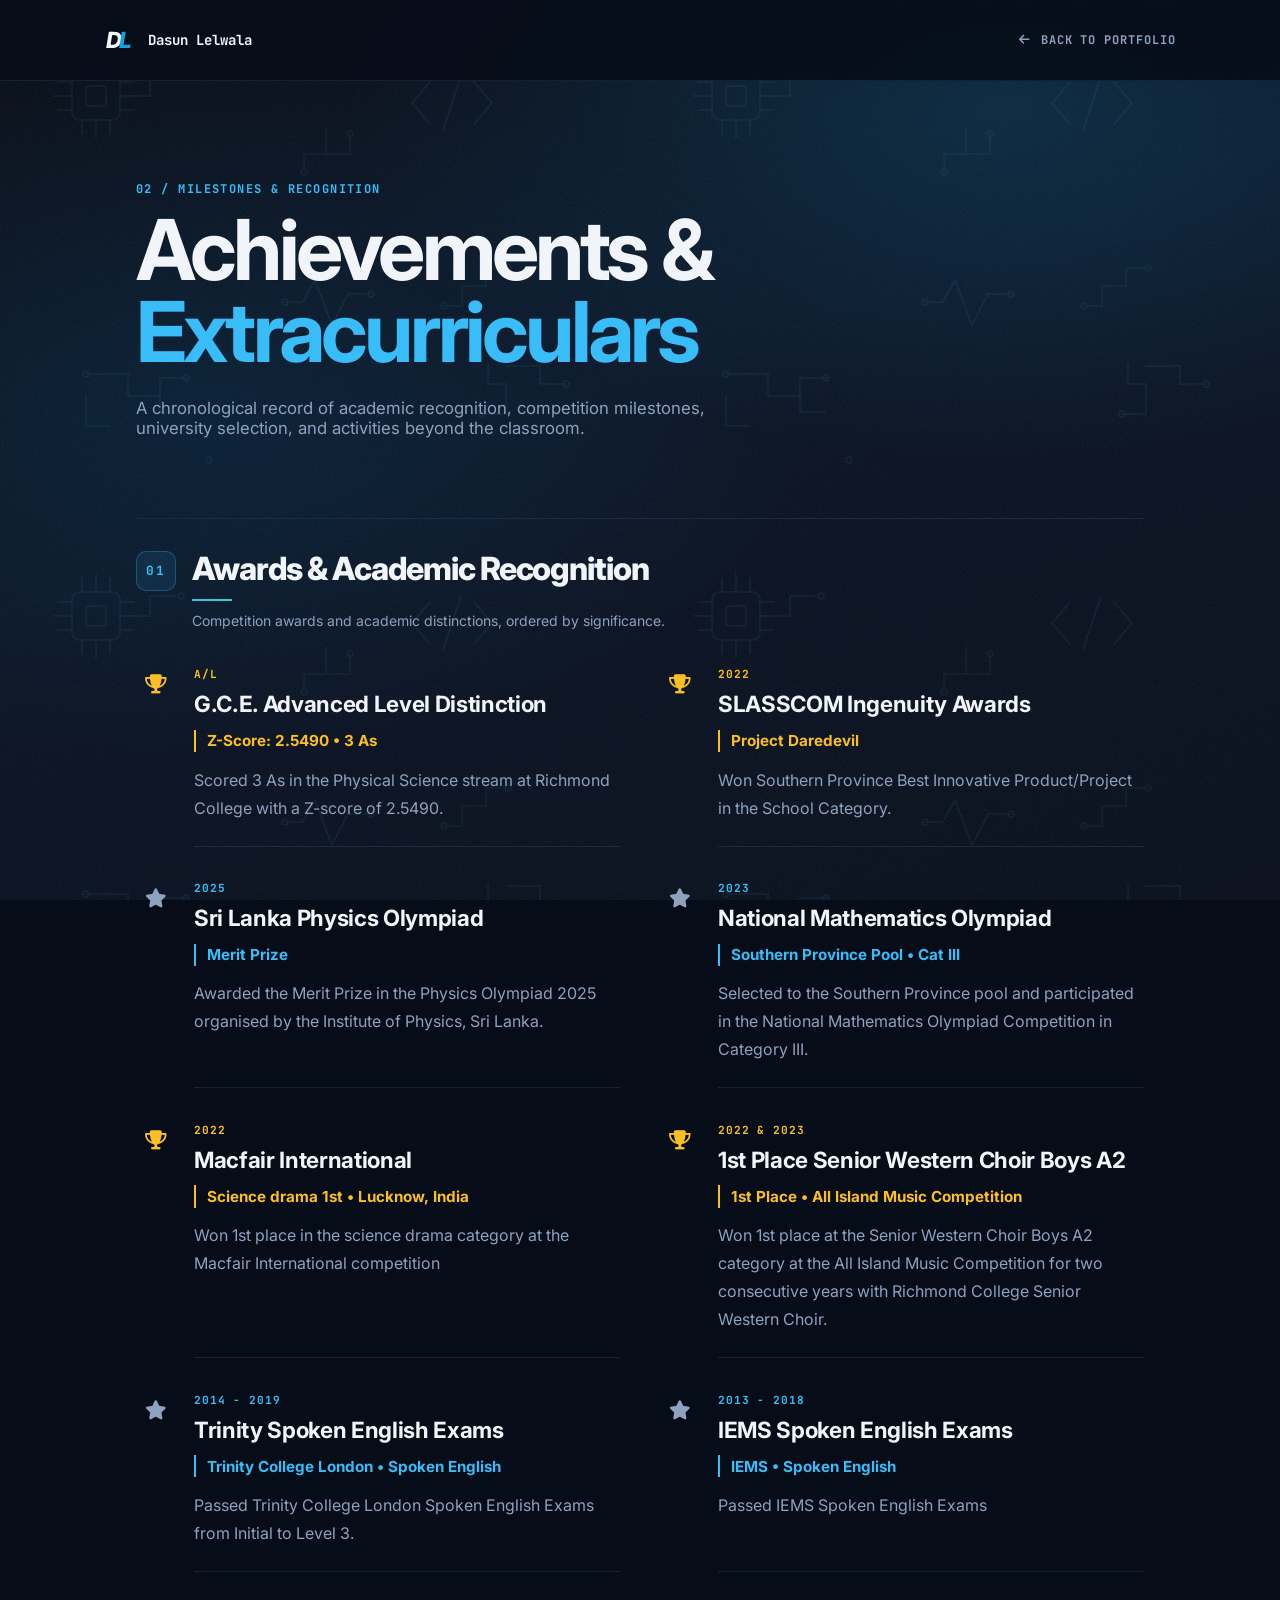
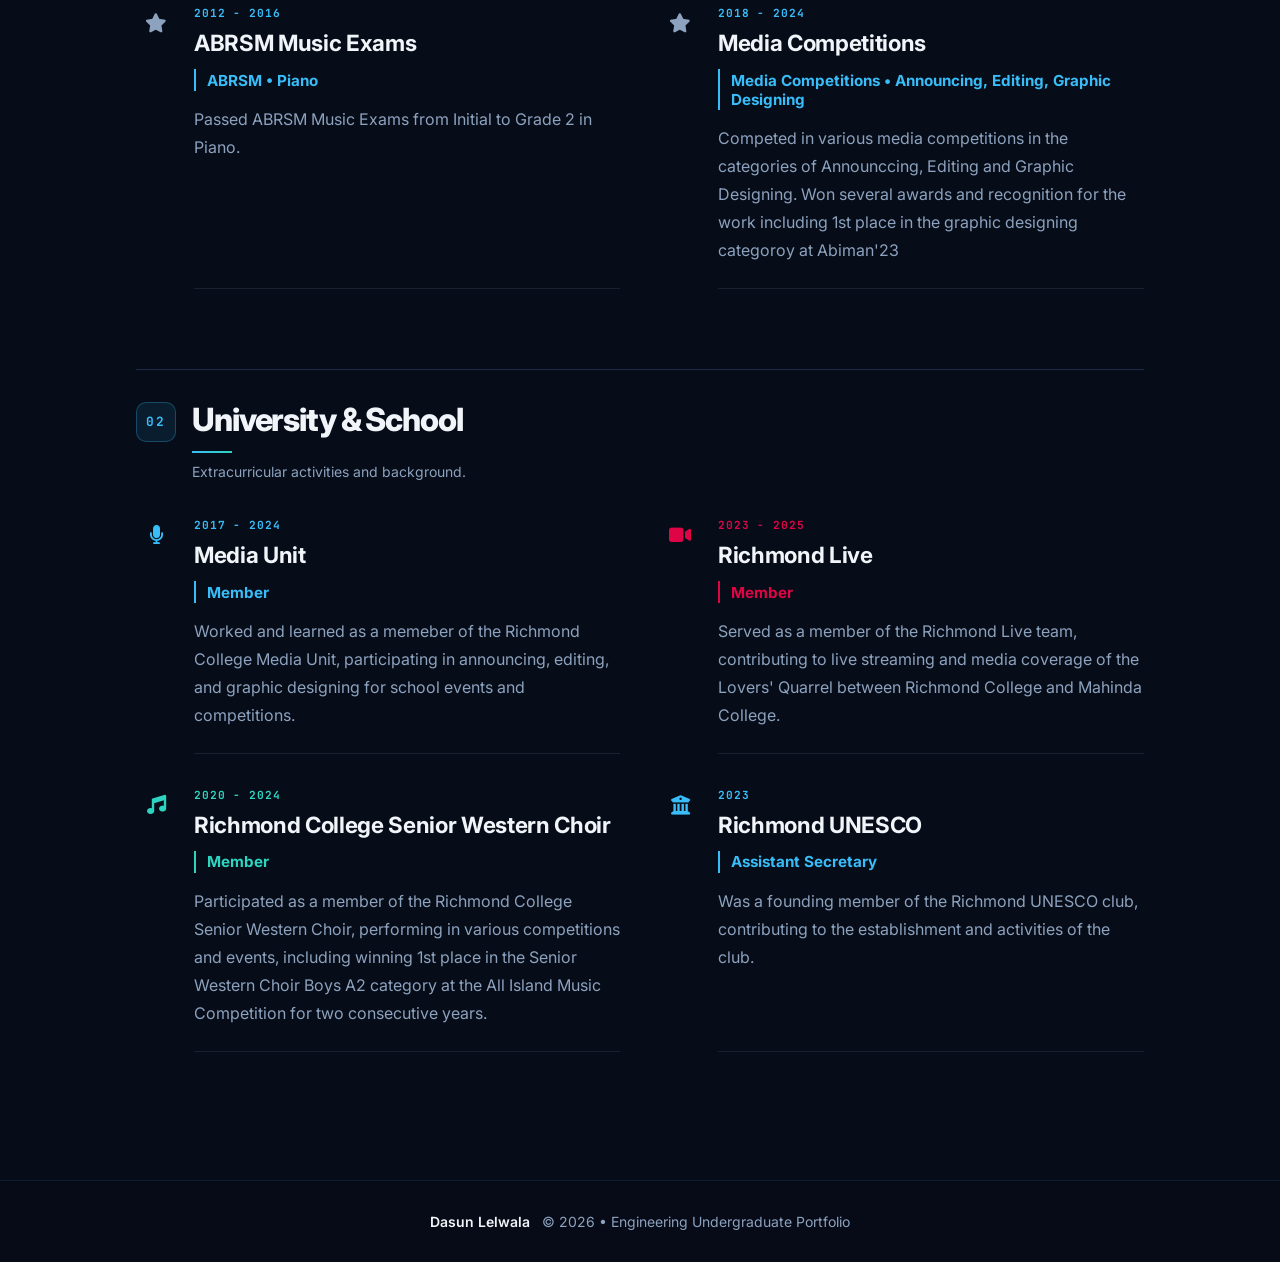
<file: 2nd.html>
<!DOCTYPE html>
<html lang="en">
<head>
    <meta charset="UTF-8">
    <meta name="viewport" content="width=device-width, initial-scale=1.0">
    <title>Achievements &amp; Extracurriculars | Dasun Lelwala</title>
    <link rel="stylesheet" href="https://cdnjs.cloudflare.com/ajax/libs/font-awesome/6.4.0/css/all.min.css">
    <link href="https://fonts.googleapis.com/css2?family=Inter:wght@300;400;500;600;700;800;900&family=JetBrains+Mono:wght@400;500;700&display=swap" rel="stylesheet">
    <link rel="stylesheet" href="style2.css">
</head>
<body>
    <div id="scroll-progress" aria-hidden="true"></div>

    <header class="subpage-header">
        <div class="subpage-header-inner">
            <a href="index.html" class="brand-link" aria-label="Dasun Lelwala Portfolio Home">
                <svg class="brand-mark" viewBox="0 0 36 36" fill="none" aria-hidden="true">
                    <text x="2" y="27" font-family="Inter, Arial, sans-serif" font-size="25" font-style="italic" font-weight="800" letter-spacing="-3" fill="currentColor">D<tspan fill="#0ea5e9">L</tspan></text>
                </svg>
                <span class="brand-name">Dasun Lelwala</span>
            </a>
            <a href="index.html#achievements" class="back-link">
                <i class="fas fa-arrow-left" aria-hidden="true"></i>
                Back to Portfolio
            </a>
        </div>
    </header>

    <main class="subpage-main">
        <section class="record-hero reveal" aria-labelledby="record-title">
            <span class="record-eyebrow">02 / Milestones &amp; Recognition</span>
            <h1 id="record-title">Achievements &amp;<br><span>Extracurriculars</span></h1>
            <p>A chronological record of academic recognition, competition milestones, university selection, and activities beyond the classroom.</p>
        </section>

        <div id="record-list" class="record-list"></div>
    </main>

    <footer class="subpage-footer">
        <div>
            <p class="footer-author">Dasun Lelwala</p>
            <p>© <span id="year"></span> • Engineering Undergraduate Portfolio</p>
        </div>
    </footer>

    <script src="script2.js"></script>
    <script src="script.js"></script>
</body>
</html>
</file>
<file: style2.css>
:root {
    --bg-primary: #060c18;
    --bg-card: #0b1426;
    --bg-tinted: #101d35;
    --border-hairline: #1a2a47;
    --ink-primary: #f1f5f9;
    --ink-muted: #8da2be;
    --cerulean-600: #38bdf8;
    --cerulean-700: #0ea5e9;
    --teal-700: #2dd4bf;
    --ochre-700: #fbbf24;
    --maroon-700: #de0445;
    --font-sans: "Inter", -apple-system, BlinkMacSystemFont, sans-serif;
    --font-mono: "JetBrains Mono", monospace;
}

*,
*::before,
*::after {
    box-sizing: border-box;
    margin: 0;
    padding: 0;
}

html {
    scroll-behavior: smooth;
}

body {
    min-height: 100vh;
    font-family: var(--font-sans);
    color: var(--ink-primary);
    background-color: var(--bg-primary);
    background-image:
        url("data:image/svg+xml,%3Csvg xmlns='http://www.w3.org/2000/svg' width='180' height='180'%3E%3Cfilter id='noise'%3E%3CfeTurbulence type='fractalNoise' baseFrequency='.8' numOctaves='2' stitchTiles='stitch'/%3E%3CfeColorMatrix type='saturate' values='0'/%3E%3C/filter%3E%3Crect width='100%25' height='100%25' filter='url(%23noise)' opacity='.08'/%3E%3C/svg%3E"),
        url("background-tech-pattern.svg"),
        radial-gradient(ellipse 85% 65% at 78% 12%, rgba(14, 165, 233, 0.16), transparent 60%),
        radial-gradient(ellipse 75% 60% at 15% 45%, rgba(2, 132, 199, 0.12), transparent 65%),
        linear-gradient(160deg, #050a14 0%, #071122 45%, #060d1a 100%);
    background-attachment: fixed;
    -webkit-font-smoothing: antialiased;
}

a {
    color: inherit;
    text-decoration: none;
}

#scroll-progress {
    position: fixed;
    top: 0;
    left: 0;
    z-index: 100;
    width: 0;
    height: 2px;
    background: linear-gradient(90deg, var(--cerulean-700), var(--teal-700));
}

.subpage-header {
    position: relative;
    z-index: 20;
    border-bottom: 1px solid rgba(26, 42, 71, 0.7);
    background: rgba(6, 12, 24, 0.88);
    backdrop-filter: blur(12px);
}

.subpage-header-inner {
    max-width: 72rem;
    height: 5rem;
    margin: 0 auto;
    padding: 0 1.5rem;
    display: flex;
    align-items: center;
    justify-content: space-between;
}

.brand-link,
.back-link {
    display: inline-flex;
    align-items: center;
}

.brand-link {
    gap: 0.75rem;
}

.brand-mark {
    width: 2rem;
    height: 2rem;
    color: var(--ink-primary);
}

.brand-name {
    font-family: var(--font-mono);
    font-size: 0.875rem;
    font-weight: 700;
}

.back-link {
    gap: 0.625rem;
    color: var(--ink-muted);
    font-family: var(--font-mono);
    font-size: 0.75rem;
    font-weight: 700;
    letter-spacing: 0.08em;
    text-transform: uppercase;
    transition: color 0.2s ease;
}

.back-link:hover {
    color: var(--cerulean-600);
}

.subpage-main {
    max-width: 68rem;
    margin: 0 auto;
    padding: 6rem 1.5rem 8rem;
}

.record-hero {
    max-width: 48rem;
    margin-bottom: 5rem;
}

.record-eyebrow,
.category-number,
.entry-year {
    color: var(--cerulean-600);
    font-family: var(--font-mono);
    font-size: 0.75rem;
    font-weight: 700;
    letter-spacing: 0.12em;
    text-transform: uppercase;
}

.record-hero h1 {
    margin-top: 0.75rem;
    font-size: clamp(2.75rem, 8vw, 5.25rem);
    line-height: 0.98;
    letter-spacing: -0.045em;
}

.record-hero h1 span {
    color: var(--cerulean-600);
}

.record-hero p {
    max-width: 40rem;
    margin-top: 1.5rem;
    color: var(--ink-muted);
    font-size: 1.05rem;
}

.record-list {
    display: flex;
    flex-direction: column;
    gap: 5rem;
}

.record-category {
    border-top: 1px solid var(--border-hairline);
    padding-top: 2rem;
}

.category-heading {
    display: grid;
    grid-template-columns: 3.5rem 1fr;
    align-items: start;
    margin-bottom: 2.25rem;
}

.category-heading h2 {
    color: var(--ink-primary);
    font-size: clamp(1.6rem, 3vw, 2rem);
    font-weight: 800;
    line-height: 1.15;
    letter-spacing: -0.035em;
}

.category-heading h2::after {
    display: block;
    width: 2.5rem;
    height: 2px;
    margin-top: 0.75rem;
    background: linear-gradient(90deg, var(--cerulean-600), var(--teal-700));
    content: "";
}

.category-heading p {
    margin-top: 0.65rem;
    color: var(--ink-muted);
    font-size: 0.875rem;
}

.category-number {
    width: 2.5rem;
    height: 2.5rem;
    display: grid;
    place-items: center;
    border: 1px solid rgba(56, 189, 248, 0.28);
    border-radius: 0.625rem;
    background: rgba(56, 189, 248, 0.1);
    color: var(--cerulean-600);
    font-size: 0.8rem;
}

.record-grid {
    display: grid;
    grid-template-columns: minmax(0, 1fr);
    gap: 2rem;
}

.record-entry {
    position: relative;
    display: grid;
    grid-template-columns: 2.5rem minmax(0, 1fr);
    column-gap: 1.125rem;
    align-items: stretch;
}

.theme-ochre {
    --entry-accent: var(--ochre-700);
}

.theme-neutral {
    --entry-accent: var(--cerulean-600);
}

.theme-cerulean {
    --entry-accent: var(--cerulean-600);
}

.theme-teal {
    --entry-accent: var(--teal-700);
}

.theme-maroon {
    --entry-accent: var(--maroon-700);
}

.entry-icon {
    width: 2.5rem;
    height: 2.5rem;
    display: grid;
    place-items: center;
    font-size: 1.2rem;
}

.icon-ochre {
    color: var(--ochre-700);
}

.icon-neutral {
    color: var(--ink-muted);
}

.icon-cerulean {
    color: var(--cerulean-600);
}

.icon-teal {
    color: var(--teal-700);
}

.icon-maroon {
    color: var(--maroon-700);
}

.entry-content {
    padding: 0.15rem 0 1.5rem;
    border-bottom: 1px solid rgba(141, 162, 190, 0.14);
}

.entry-year {
    display: block;
    margin-bottom: 0.5rem;
    color: var(--entry-accent, var(--cerulean-600));
    font-family: var(--font-mono);
    font-size: 0.7rem;
    font-weight: 700;
    letter-spacing: 0.08em;
    text-transform: uppercase;
}

.entry-period {
    display: block;
    margin-bottom: 0.5rem;
    color: var(--ink-muted);
    font-family: var(--font-mono);
    font-size: 0.7rem;
}

.entry-content h3 {
    font-size: 1.4rem;
    font-weight: 700;
    line-height: 1.35;
    letter-spacing: -0.015em;
}

.entry-content p {
    max-width: 42rem;
    margin-top: 0.85rem;
    color: var(--ink-muted);
    line-height: 1.75;
}

@media (min-width: 760px) {
    .record-grid {
        grid-template-columns: repeat(2, minmax(0, 1fr));
        column-gap: 2.5rem;
        row-gap: 2rem;
    }
}

.entry-meta {
    display: block;
    width: fit-content;
    margin-top: 0.65rem;
    padding: 0.1rem 0 0.1rem 0.7rem;
    border-left: 2px solid var(--entry-accent, var(--cerulean-600));
    color: var(--entry-accent, var(--cerulean-600));
    font-size: 0.95rem;
    font-weight: 700;
}

.subpage-footer {
    border-top: 1px solid rgba(26, 42, 71, 0.6);
    background: rgba(6, 12, 24, 0.9);
    padding: 2rem 1.5rem;
    text-align: center;
    color: var(--ink-muted);
    font-size: 0.875rem;
}

.subpage-footer div {
    display: flex;
    flex-wrap: wrap;
    justify-content: center;
    gap: 0.75rem;
}

.footer-author {
    color: var(--ink-primary);
    font-weight: 600;
}

.reveal {
    opacity: 1;
    transform: translateY(0);
    transition: opacity 0.75s cubic-bezier(0.22, 1, 0.36, 1),
        transform 0.75s cubic-bezier(0.22, 1, 0.36, 1);
}

.reveal.will-animate {
    opacity: 0;
    transform: translateY(28px);
}

.reveal.will-animate.active {
    opacity: 1;
    transform: translateY(0);
}

.reveal.will-animate .stagger-item {
    opacity: 0;
    transform: translateY(16px);
    transition: opacity 0.55s ease, transform 0.55s ease;
}

.reveal.will-animate.active .stagger-item {
    opacity: 1;
    transform: translateY(0);
}

.reveal.will-animate.active .stagger-item:nth-child(2) {
    transition-delay: 0.08s;
}

@media (min-width: 640px) {
    .subpage-header-inner,
    .subpage-main {
        padding-left: 2.5rem;
        padding-right: 2.5rem;
    }

}

@media (max-width: 639px) {
    .brand-name {
        display: none;
    }

    .back-link {
        font-size: 0.65rem;
    }

    .subpage-main {
        padding-top: 4rem;
        padding-bottom: 5rem;
    }

    .record-hero {
        margin-bottom: 3.5rem;
    }

    .record-hero h1 {
        font-size: 2.75rem;
    }

    .record-list {
        gap: 3.5rem;
    }

    .category-heading {
        grid-template-columns: 3rem 1fr;
    }

    .record-entry {
        grid-template-columns: 2.5rem minmax(0, 1fr);
        column-gap: 0.875rem;
    }

    .entry-icon {
        width: 2.5rem;
        height: 2.5rem;
    }

    .entry-content h3 {
        font-size: 1.15rem;
    }

    .entry-content p {
        font-size: 0.875rem;
    }

    .subpage-footer div {
        flex-direction: column;
        gap: 0.25rem;
    }
}

@media (prefers-reduced-motion: reduce) {
    html {
        scroll-behavior: auto;
    }

    .reveal,
    .reveal.will-animate,
    .reveal.will-animate .stagger-item {
        opacity: 1;
        transform: none;
        transition: none;
    }
}
</file>
